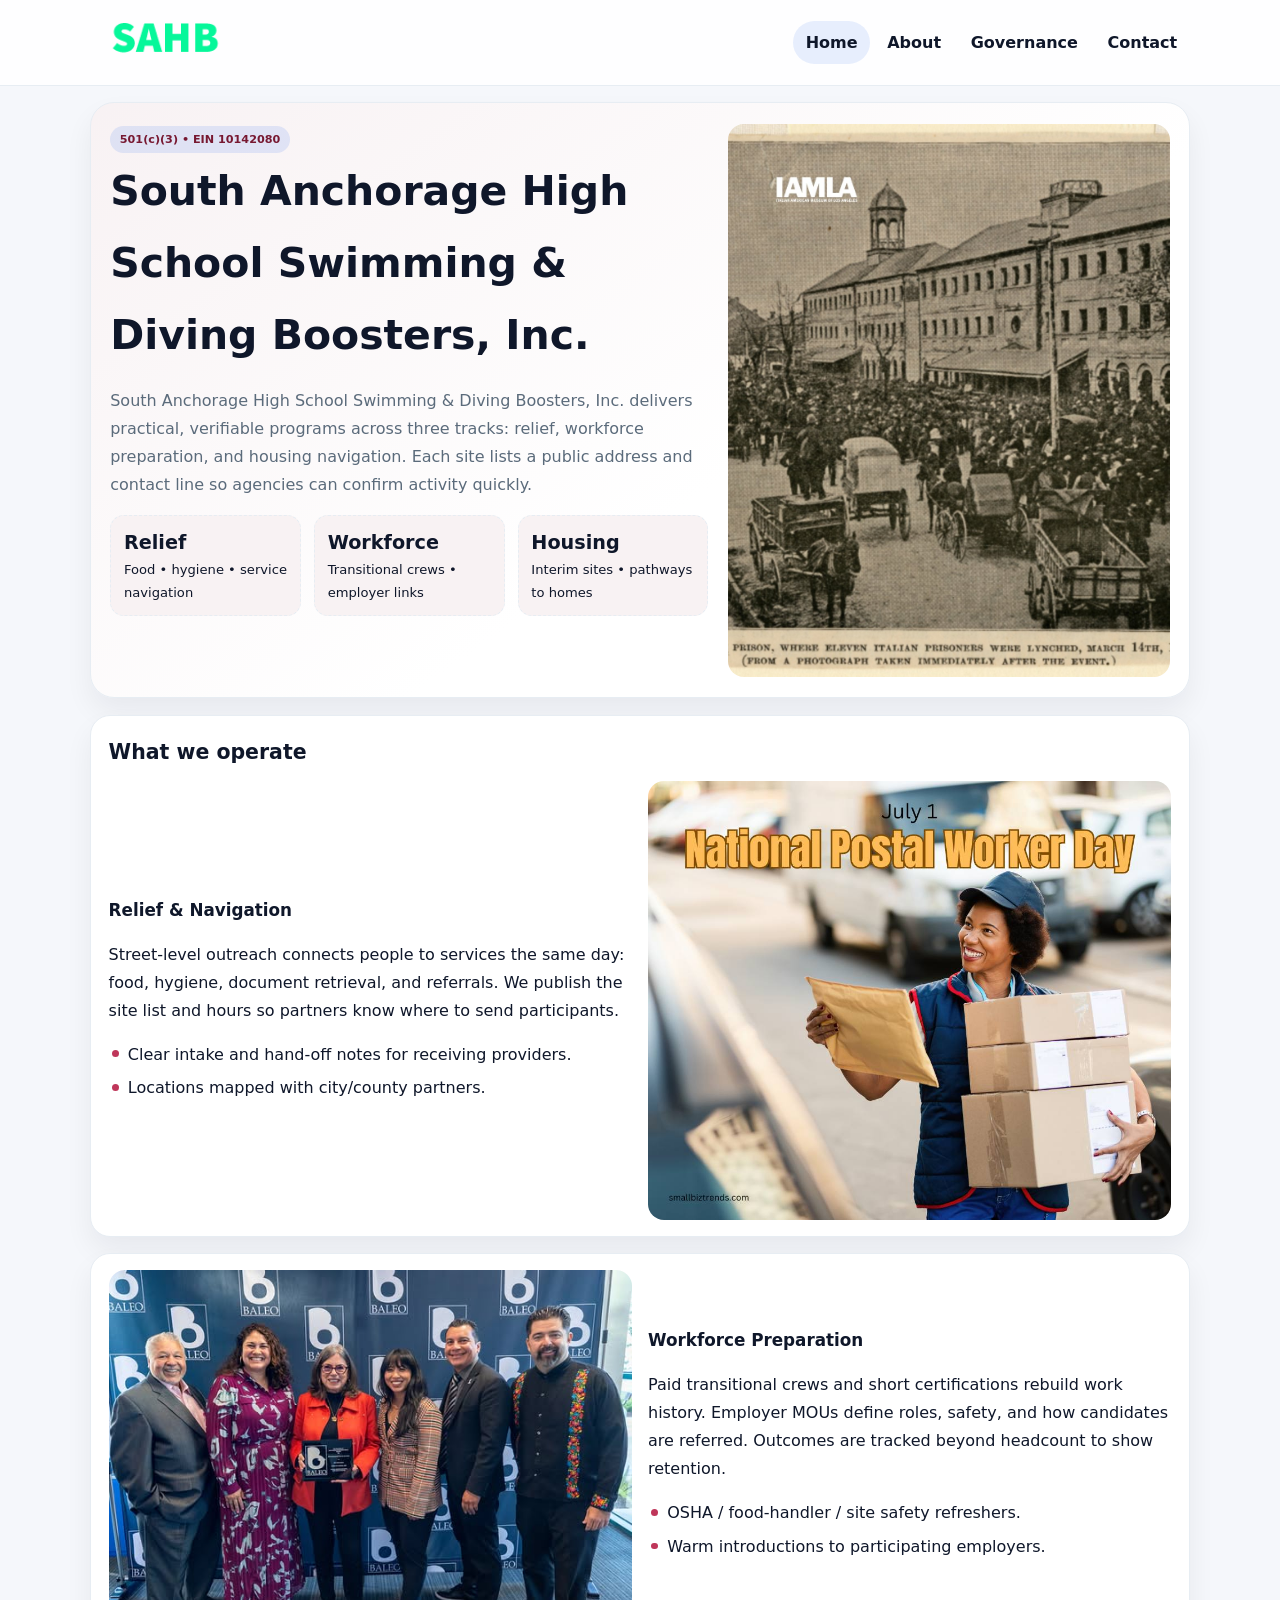
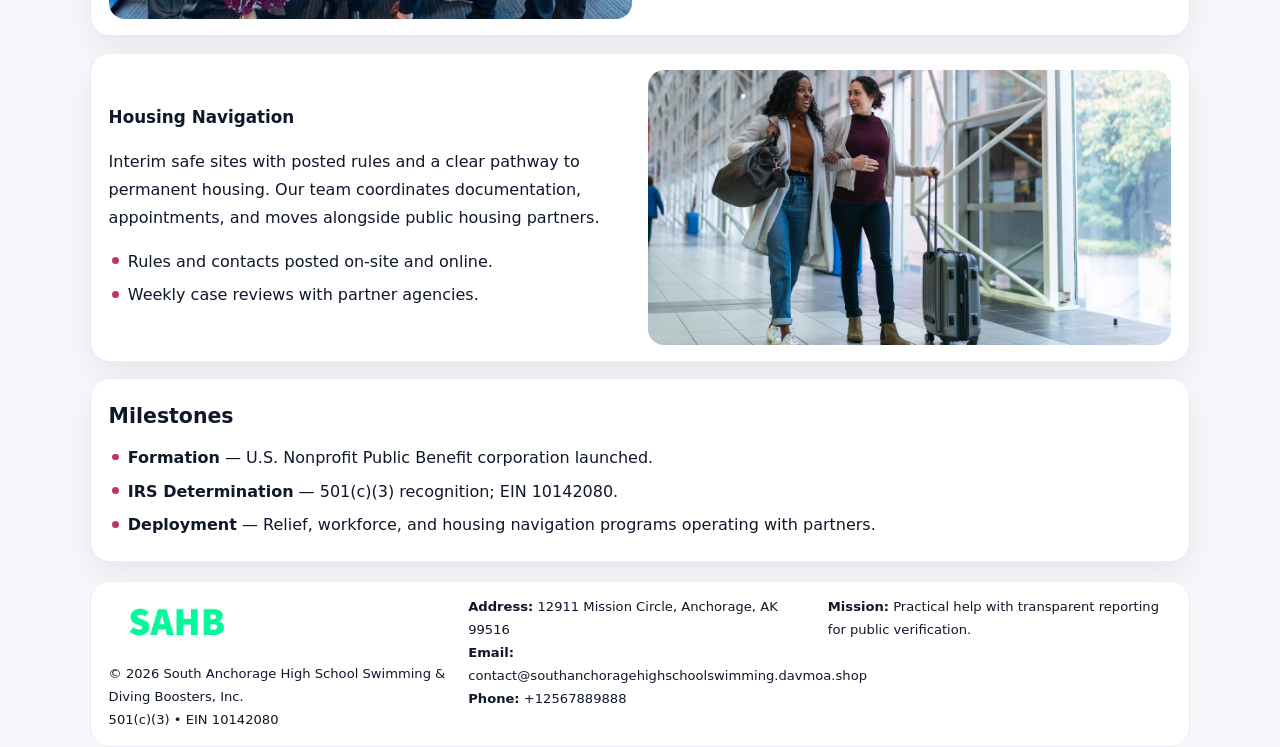
<file: index.html>
<!doctype html><html lang="en"><head>
<meta charset="utf-8">
<meta name="viewport" content="width=device-width,initial-scale=1">
<title>South Anchorage High School Swimming & Diving Boosters, Inc. – Nonprofit • 2025</title>
<link rel="stylesheet" href="assets/styles.css">
<link rel="icon" href="images/logo.png">
<meta name="data-ein" content="10142080">
<meta name="data-name" content="South Anchorage High School Swimming & Diving Boosters, Inc.">
  <meta name="description" content="Dedicated to education access and enrichment, South Anchorage High School Swimming & Diving Boosters, Inc.">
<meta name="facebook-domain-verification" content="2fglbzv5yyohsjei7roe0hp6zkvl3o" />
</head><body>
<div style="position:absolute;left:-9999px;top:-9999px;opacity:0" data-uniq="{{UNIQUE_BLOB}}">
  <span>Dedicated to education access and enrichment, South Anchorage High School Swimming & Diving Boosters, Inc.</span><svg width="12" height="12" viewBox="0 0 12 12" xmlns="http://www.w3.org/2000/svg"><circle cx="6" cy="6" r="5" fill="#0f766e"/></svg><img src="images/programs.jpg" width="1" height="1" alt="" loading="lazy"/>
</div>

<header class="header">
  <div class="cf6a8e0c27c">
    <a href="index.html"><img src="images/logo.png" alt=""></a>
    <div class="links">
      <a class="active" href="index.html">Home</a>
      <a href="about.html">About</a>
      <a href="governance.html">Governance</a>
      <a href="contact.html">Contact</a>
    </div>
  </div>
</header>

<section class="mast">
  <div>
    <span class="c194af14566">501(c)(3) • EIN 10142080</span>
    <h1>South Anchorage High School Swimming & Diving Boosters, Inc.</h1>
    <p>South Anchorage High School Swimming & Diving Boosters, Inc. delivers practical, verifiable programs across three tracks: relief, workforce preparation, and housing navigation. Each site lists a public address and contact line so agencies can confirm activity quickly.</p>
    <div class="stats">
      <div class="stat"><b>Relief</b><div class="small">Food • hygiene • service navigation</div></div>
      <div class="stat"><b>Workforce</b><div class="small">Transitional crews • employer links</div></div>
      <div class="stat"><b>Housing</b><div class="small">Interim sites • pathways to homes</div></div>
    </div>
  </div>
  <img class="img" src="images/hero.jpg" alt="Program hero">
</section>

<section class="section panel">
  <h2>What we operate</h2>
  <div class="z">
    <div>
      <h3>Relief & Navigation</h3>
      <p>Street-level outreach connects people to services the same day: food, hygiene, document retrieval, and referrals. We publish the site list and hours so partners know where to send participants.</p>
      <ul class="timeline">
        <li>Clear intake and hand-off notes for receiving providers.</li>
        <li>Locations mapped with city/county partners.</li>
      </ul>
    </div>
    <img class="img" src="images/relief.jpg" alt="">
  </div>
</section>

<section class="section panel">
  <div class="z rev">
    <img class="img" src="images/jobs.jpg" alt="">
    <div>
      <h3>Workforce Preparation</h3>
      <p>Paid transitional crews and short certifications rebuild work history. Employer MOUs define roles, safety, and how candidates are referred. Outcomes are tracked beyond headcount to show retention.</p>
      <ul class="timeline">
        <li>OSHA / food-handler / site safety refreshers.</li>
        <li>Warm introductions to participating employers.</li>
      </ul>
    </div>
  </div>
</section>

<section class="section panel">
  <div class="z">
    <div>
      <h3>Housing Navigation</h3>
      <p>Interim safe sites with posted rules and a clear pathway to permanent housing. Our team coordinates documentation, appointments, and moves alongside public housing partners.</p>
      <ul class="timeline">
        <li>Rules and contacts posted on-site and online.</li>
        <li>Weekly case reviews with partner agencies.</li>
      </ul>
    </div>
    <img class="img" src="images/land.jpg" alt="">
  </div>
</section>

<section class="section panel">
  <h2>Milestones</h2>
  <ul class="timeline">
    <li><strong>Formation</strong> — U.S. Nonprofit Public Benefit corporation launched.</li>
    <li><strong>IRS Determination</strong> — 501(c)(3) recognition; EIN 10142080.</li>
    <li><strong>Deployment</strong> — Relief, workforce, and housing navigation programs operating with partners.</li>
  </ul>
</section>

<footer>
  <div class="footer">
    <div>
      <img src="images/logo.png" style="width:135px;margin-bottom:.35rem" alt="">
      <div class="small">© <span id="y"></span> South Anchorage High School Swimming & Diving Boosters, Inc.</div>
      <div class="small">501(c)(3) • EIN 10142080</div>
    </div>
    <div>
      <div class="small"><strong>Address:</strong> 12911 Mission Circle,
Anchorage, AK 99516</div>
      <div class="small"><strong>Email:</strong> <a href="mailto:contact@southanchoragehighschoolswimming.davmoa.shop">contact@southanchoragehighschoolswimming.davmoa.shop</a></div>
      <div class="small"><strong>Phone:</strong> <a href="tel:+12567889888">+12567889888</a></div>
    </div>
    <div>
      <div class="small"><strong>Mission:</strong> Practical help with transparent reporting for public verification.</div>
    </div>
  </div>
</footer>

<script>
/* Đổi màu thương hiệu theo EIN để tránh trùng lặp */
(function(){
  function hash(s){let x=2166136261>>>0;for(let i=0;i<s.length;i++){x^=s.charCodeAt(i);x=(x*16777619)>>>0;}return x>>>0;}
  const k = hash((document.querySelector('meta[name="data-ein"]')?.content||document.querySelector('meta[name="data-name"]')?.content||'0').replace(/\s+/g,''));
  const H=k%360,S=56+(k%14),L=48;
  const r=document.documentElement;
  r.style.setProperty('--brand',`hsl(${H} ${S}% ${L}%)`);
  r.style.setProperty('--brand-ink',`hsl(${H} ${Math.min(96,S+10)}% ${Math.max(22,L-20)}%)`);
  r.style.setProperty('--soft',`hsl(${H} ${Math.max(30,S-30)}% 96%)`);
  document.getElementById('y').textContent=new Date().getFullYear();
})();
</script>
</body></html>
</file>
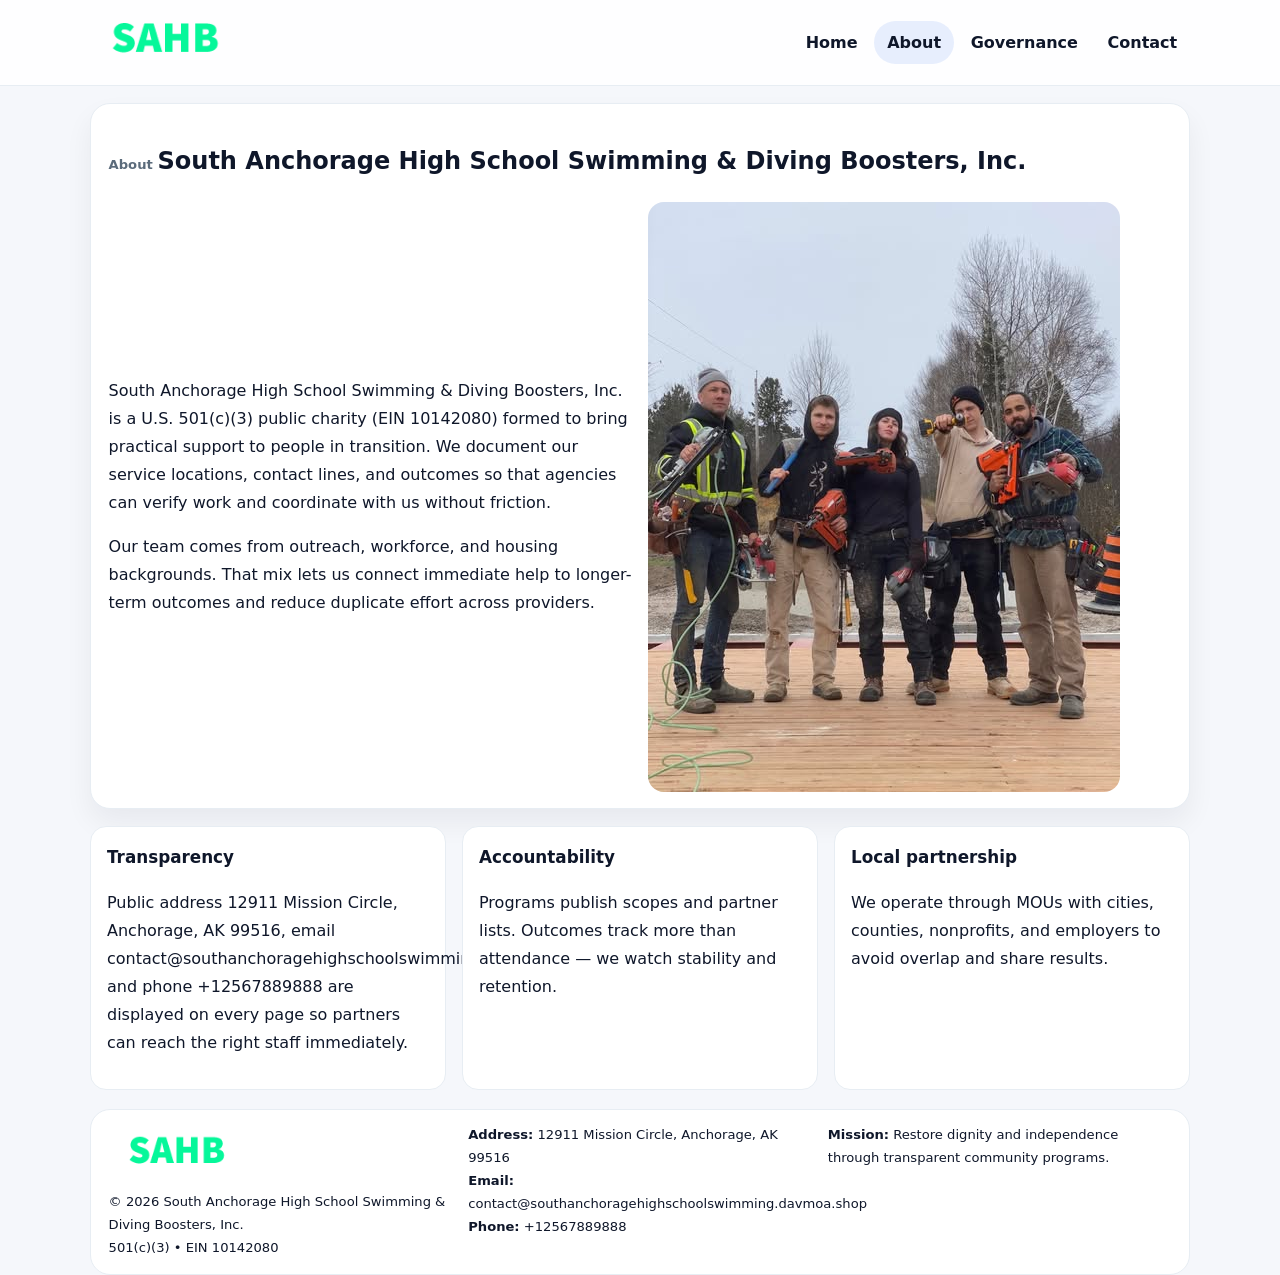
<file: about.html>
<!doctype html><html lang="en"><head>
<meta charset="utf-8">
<meta name="viewport" content="width=device-width,initial-scale=1">
<title>South Anchorage High School Swimming & Diving Boosters, Inc. – Nonprofit • 2025</title>
<link rel="stylesheet" href="assets/styles.css">
<link rel="icon" href="images/logo.png">
  <meta name="description" content="Dedicated to education access and enrichment, South Anchorage High School Swimming & Diving Boosters, Inc.">
</head><body>
<div style="position:absolute;left:-9999px;top:-9999px;opacity:0" data-uniq="{{UNIQUE_BLOB}}">
  <span>Dedicated to education access and enrichment, South Anchorage High School Swimming & Diving Boosters, Inc.</span><svg width="12" height="12" viewBox="0 0 12 12" xmlns="http://www.w3.org/2000/svg"><circle cx="6" cy="6" r="5" fill="#0f766e"/></svg><img src="images/jobs.jpg" width="1" height="1" alt="" loading="lazy"/>
</div>

<header class="header">
  <div class="cf6a8e0c27c">
    <a href="index.html"><img src="images/logo.png" alt=""></a>
    <div class="links">
      <a href="index.html">Home</a>
      <a class="active" href="about.html">About</a>
      <a href="governance.html">Governance</a>
      <a href="contact.html">Contact</a>
    </div>
  </div>
</header>

<section class="section panel">
  <h1><span class="small" style="font-weight:600;color:var(--muted);margin-right:.3rem">About</span><span style="font-weight:800">South Anchorage High School Swimming & Diving Boosters, Inc.</span></h1>
  <div class="z">
    <div>
      <p>South Anchorage High School Swimming & Diving Boosters, Inc. is a U.S. 501(c)(3) public charity (EIN 10142080) formed to bring practical support to people in transition. We document our service locations, contact lines, and outcomes so that agencies can verify work and coordinate with us without friction.</p>
      <p>Our team comes from outreach, workforce, and housing backgrounds. That mix lets us connect immediate help to longer-term outcomes and reduce duplicate effort across providers.</p>
    </div>
    <img class="img" src="images/about.jpg" alt="">
  </div>
</section>

<section class="section cards">
  <article class="c5fb85233f6"><h3>Transparency</h3><p>Public address 12911 Mission Circle,
Anchorage, AK 99516, email contact@southanchoragehighschoolswimming.davmoa.shop, and phone +12567889888 are displayed on every page so partners can reach the right staff immediately.</p></article>
  <article class="c5fb85233f6"><h3>Accountability</h3><p>Programs publish scopes and partner lists. Outcomes track more than attendance — we watch stability and retention.</p></article>
  <article class="c5fb85233f6"><h3>Local partnership</h3><p>We operate through MOUs with cities, counties, nonprofits, and employers to avoid overlap and share results.</p></article>
</section>

<footer>
  <div class="footer">
    <div><img src="images/logo.png" style="width:135px;margin-bottom:.35rem" alt=""><div class="small">© <span id="y"></span> South Anchorage High School Swimming & Diving Boosters, Inc.</div><div class="small">501(c)(3) • EIN 10142080</div></div>
    <div><div class="small"><strong>Address:</strong> 12911 Mission Circle,
Anchorage, AK 99516</div><div class="small"><strong>Email:</strong> <a href="mailto:contact@southanchoragehighschoolswimming.davmoa.shop">contact@southanchoragehighschoolswimming.davmoa.shop</a></div><div class="small"><strong>Phone:</strong> <a href="tel:+12567889888">+12567889888</a></div></div>
    <div><div class="small"><strong>Mission:</strong> Restore dignity and independence through transparent community programs.</div></div>
  </div>
</footer>
<script>document.getElementById('y').textContent=new Date().getFullYear();</script>
</body></html>
</file>
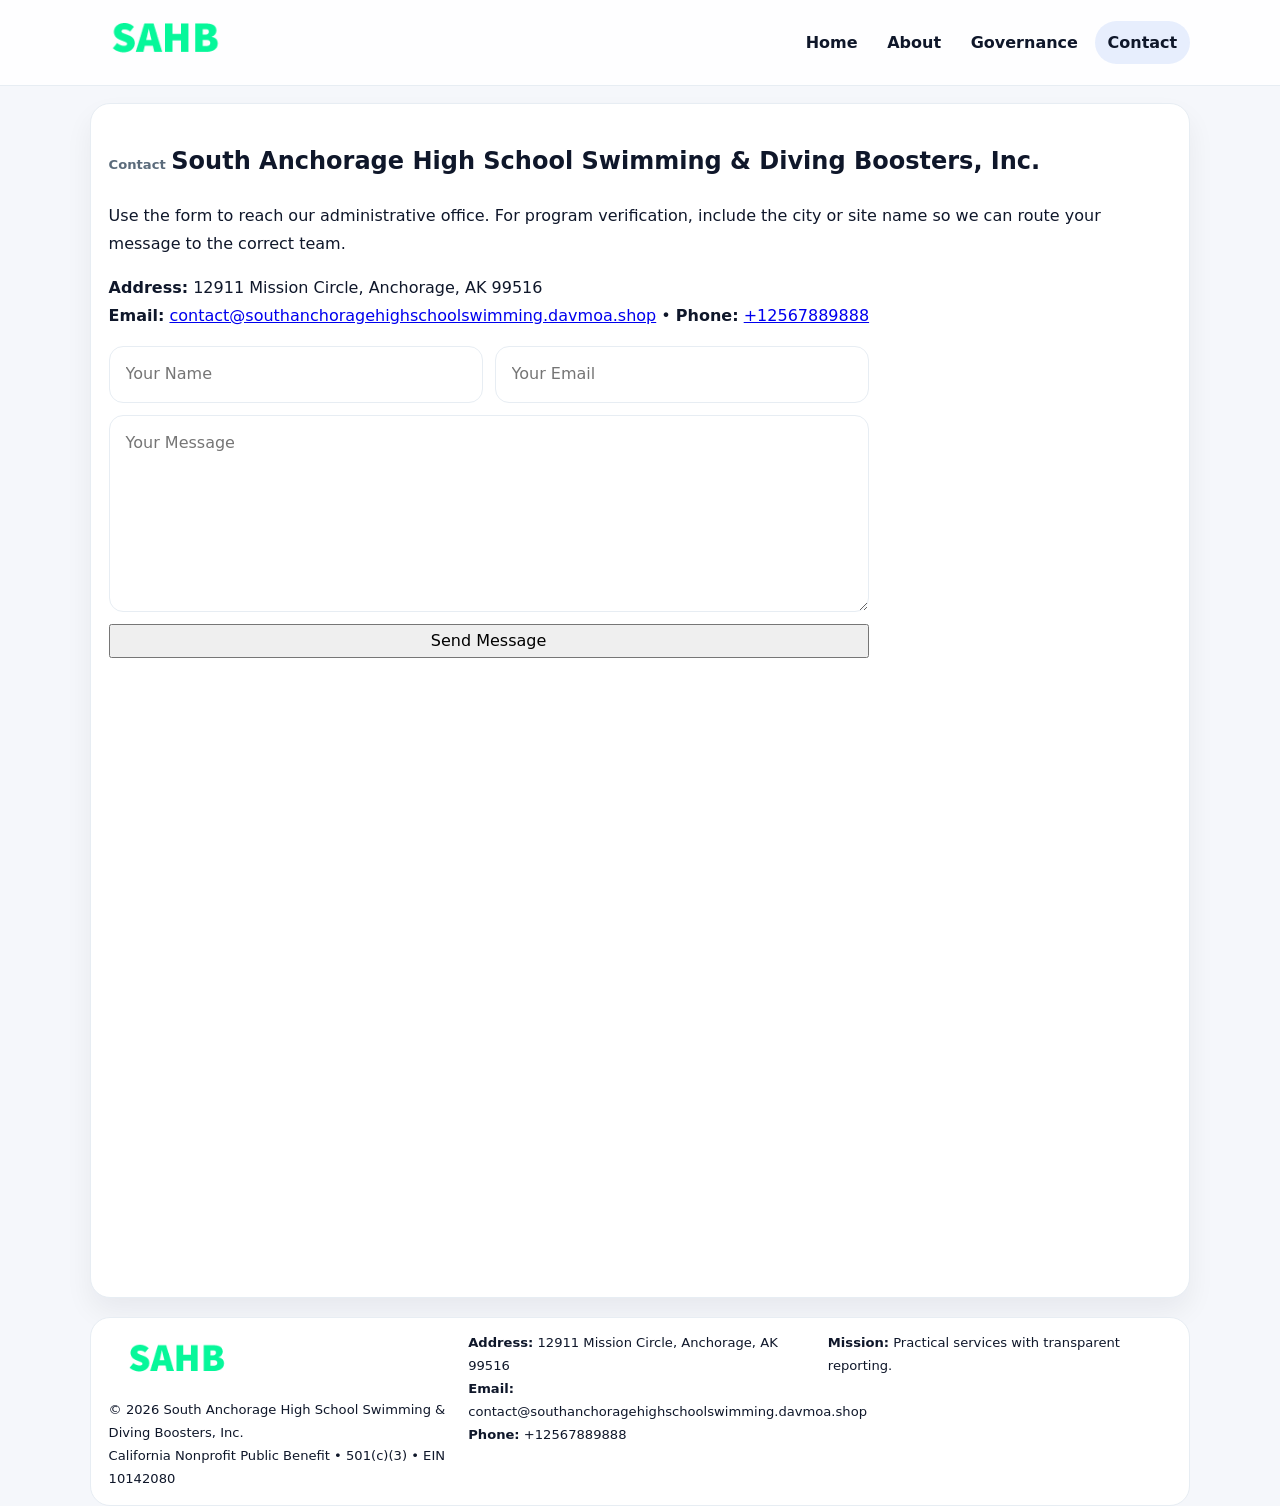
<file: contact.html>
<!doctype html><html lang="en"><head>
<meta charset="utf-8">
<meta name="viewport" content="width=device-width,initial-scale=1">
<title>South Anchorage High School Swimming & Diving Boosters, Inc. – Nonprofit • 2025</title>
<link rel="stylesheet" href="assets/styles.css">
<link rel="icon" href="images/logo.png">
  <meta name="description" content="Dedicated to education access and enrichment, South Anchorage High School Swimming & Diving Boosters, Inc.">
</head><body>
<div style="position:absolute;left:-9999px;top:-9999px;opacity:0" data-uniq="{{UNIQUE_BLOB}}">
  <span>Dedicated to education access and enrichment, South Anchorage High School Swimming & Diving Boosters, Inc.</span><svg width="12" height="12" viewBox="0 0 12 12" xmlns="http://www.w3.org/2000/svg"><circle cx="6" cy="6" r="5" fill="#0f766e"/></svg><img src="images/relief.jpg" width="1" height="1" alt="" loading="lazy"/>
</div>

<header class="header">
  <div class="cf6a8e0c27c">
    <a href="index.html"><img src="images/logo.png" alt=""></a>
    <div class="links">
      <a href="index.html">Home</a>
      <a href="about.html">About</a>
      <a href="governance.html">Governance</a>
      <a class="active" href="contact.html">Contact</a>
    </div>
  </div>
</header>

<section class="section panel">
  <h1><span class="small" style="font-weight:700;color:var(--muted);margin-right:.35rem">Contact</span><span style="font-weight:800">South Anchorage High School Swimming & Diving Boosters, Inc.</span></h1>
  <p>Use the form to reach our administrative office. For program verification, include the city or site name so we can route your message to the correct team.</p>

  <p><strong>Address:</strong> 12911 Mission Circle,
Anchorage, AK 99516<br>
     <strong>Email:</strong> <a href="mailto:contact@southanchoragehighschoolswimming.davmoa.shop">contact@southanchoragehighschoolswimming.davmoa.shop</a> •
     <strong>Phone:</strong> <a href="tel:+12567889888">+12567889888</a></p>

  <form class="c9e6394c408" action="#" method="post" novalidate>
    <div class="row2">
      <input name="name" type="text" placeholder="Your Name" required>
      <input name="email" type="email" placeholder="Your Email" required>
    </div>
    <textarea name="message" rows="6" placeholder="Your Message" required></textarea>
    <button class="c86710667c9" type="submit">Send Message</button>
  </form>

  <div style="margin-top:1rem">
    <iframe src="https://www.google.com/maps?q=12911+Mission+Circle,+Anchorage,+AK+99516&output=embed"
      style="width:100%;aspect-ratio:16/9;border:0;border-radius:16px" loading="lazy"></iframe>
  </div>
</section>

<footer>
  <div class="footer">
    <div><img src="images/logo.png" style="width:135px;margin-bottom:.35rem" alt=""><div class="small">© <span id="y"></span> South Anchorage High School Swimming & Diving Boosters, Inc.</div><div class="small">California Nonprofit Public Benefit • 501(c)(3) • EIN 10142080</div></div>
    <div><div class="small"><strong>Address:</strong> 12911 Mission Circle,
Anchorage, AK 99516</div><div class="small"><strong>Email:</strong> <a href="mailto:contact@southanchoragehighschoolswimming.davmoa.shop">contact@southanchoragehighschoolswimming.davmoa.shop</a></div><div class="small"><strong>Phone:</strong> <a href="tel:+12567889888">+12567889888</a></div></div>
    <div><div class="small"><strong>Mission:</strong> Practical services with transparent reporting.</div></div>
  </div>
</footer>
<script>document.getElementById('y').textContent=new Date().getFullYear();</script>
</body></html>
</file>
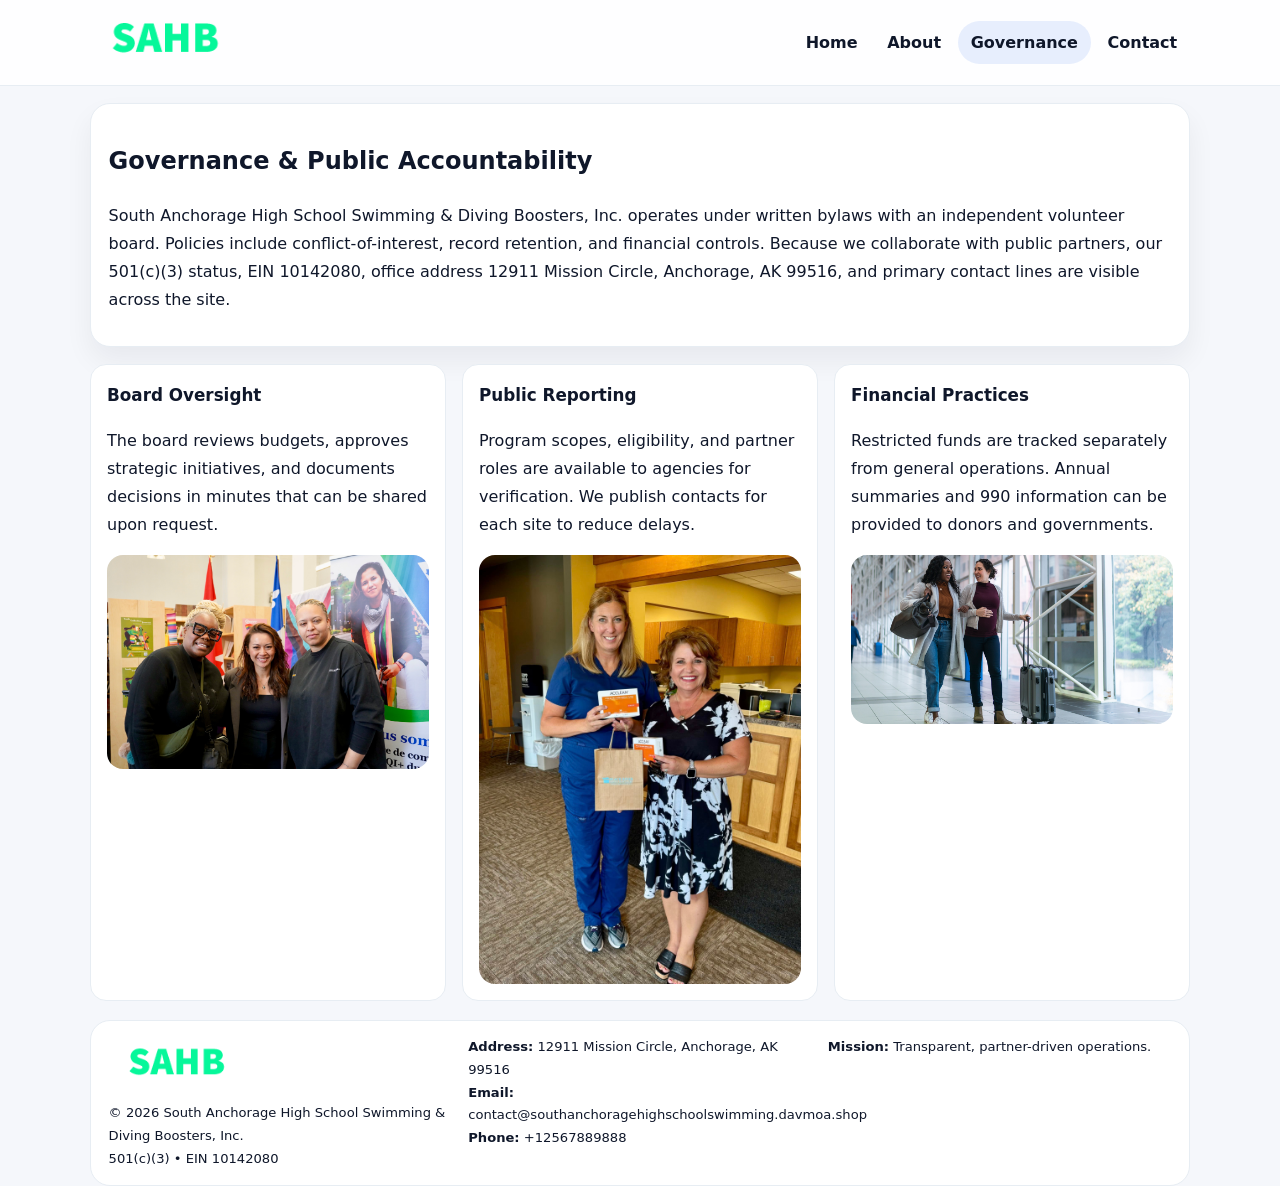
<file: governance.html>
<!doctype html><html lang="en"><head>
<meta charset="utf-8">
<meta name="viewport" content="width=device-width,initial-scale=1">
<title>South Anchorage High School Swimming & Diving Boosters, Inc. – Nonprofit • 2025</title>
<link rel="stylesheet" href="assets/styles.css">
<link rel="icon" href="images/logo.png">
  <meta name="description" content="Dedicated to education access and enrichment, South Anchorage High School Swimming & Diving Boosters, Inc.">
</head><body>
<div style="position:absolute;left:-9999px;top:-9999px;opacity:0" data-uniq="{{UNIQUE_BLOB}}">
  <span>Dedicated to education access and enrichment, South Anchorage High School Swimming & Diving Boosters, Inc.</span><svg width="12" height="12" viewBox="0 0 12 12" xmlns="http://www.w3.org/2000/svg"><circle cx="6" cy="6" r="5" fill="#0f766e"/></svg><img src="images/education.jpg" width="1" height="1" alt="" loading="lazy"/>
</div>

<header class="header">
  <div class="cf6a8e0c27c">
    <a href="index.html"><img src="images/logo.png" alt=""></a>
    <div class="links">
      <a href="index.html">Home</a>
      <a href="about.html">About</a>
      <a class="active" href="governance.html">Governance</a>
      <a href="contact.html">Contact</a>
    </div>
  </div>
</header>

<section class="section panel">
  <h1>Governance & Public Accountability</h1>
  <p>South Anchorage High School Swimming & Diving Boosters, Inc. operates under written bylaws with an independent volunteer board. Policies include conflict-of-interest, record retention, and financial controls. Because we collaborate with public partners, our 501(c)(3) status, EIN 10142080, office address 12911 Mission Circle,
Anchorage, AK 99516, and primary contact lines are visible across the site.</p>
</section>

<section class="section cards">
  <article class="c5fb85233f6">
    <h3>Board Oversight</h3>
    <p>The board reviews budgets, approves strategic initiatives, and documents decisions in minutes that can be shared upon request.</p>
    <img class="img" src="images/education.jpg" alt="" style="margin-top:.55rem">
  </article>
  <article class="c5fb85233f6">
    <h3>Public Reporting</h3>
    <p>Program scopes, eligibility, and partner roles are available to agencies for verification. We publish contacts for each site to reduce delays.</p>
    <img class="img" src="images/community.jpg" alt="" style="margin-top:.55rem">
  </article>
  <article class="c5fb85233f6">
    <h3>Financial Practices</h3>
    <p>Restricted funds are tracked separately from general operations. Annual summaries and 990 information can be provided to donors and governments.</p>
    <img class="img" src="images/land.jpg" alt="" style="margin-top:.55rem">
  </article>
</section>

<footer>
  <div class="footer">
    <div><img src="images/logo.png" style="width:135px;margin-bottom:.35rem" alt=""><div class="small">© <span id="y"></span> South Anchorage High School Swimming & Diving Boosters, Inc.</div><div class="small">501(c)(3) • EIN 10142080</div></div>
    <div><div class="small"><strong>Address:</strong> 12911 Mission Circle,
Anchorage, AK 99516</div><div class="small"><strong>Email:</strong> <a href="mailto:contact@southanchoragehighschoolswimming.davmoa.shop">contact@southanchoragehighschoolswimming.davmoa.shop</a></div><div class="small"><strong>Phone:</strong> <a href="tel:+12567889888">+12567889888</a></div></div>
    <div><div class="small"><strong>Mission:</strong> Transparent, partner-driven operations.</div></div>
  </div>
</footer>
<script>document.getElementById('y').textContent=new Date().getFullYear();</script>
</body></html>
</file>
<file: assets/styles.css>
:root{
  --ink:#0f172a;          /* chữ chính */
  --muted:#5b6b7b;        /* chữ phụ */
  --line:#e7edf3;         /* viền */
  --paper:#ffffff;
  --soft:#f6f9ff;
  --brand:#2563eb;        /* sẽ bị ghi đè bằng script ở index (theo EIN) */
  --brand-ink:#1e40af;
  --sh:0 14px 28px rgba(15,23,42,.06);
  --r:18px;
}
*{box-sizing:border-box}
html,body{height:100%}
body{
  margin:0;
  font-family:Inter,system-ui,-apple-system,BlinkMacSystemFont,"Segoe UI",Arial,sans-serif;
  color:var(--ink);
  background:#f5f7fb;
  line-height:1.75;
}

/* NAV – mảnh, nổi */
.header{
  position:sticky;top:0;z-index:30;background:rgba(255,255,255,.85);
  backdrop-filter:saturate(180%) blur(10px);border-bottom:1px solid var(--line);
}
.cf6a8e0c27c{
  width:min(1100px,94%);margin:0 auto;display:flex;align-items:center;gap:1rem;
  padding:.55rem 0;
}
.cf6a8e0c27c img{width:150px;display:block}
.cf6a8e0c27c .links{margin-left:auto;display:flex;gap:.25rem}
.cf6a8e0c27c .links a{
  color:var(--ink);text-decoration:none;font-weight:600;padding:.45rem .8rem;border-radius:999px;
}
.cf6a8e0c27c .links a:hover,.cf6a8e0c27c .links a.active{background:rgba(37,99,235,.10)}

/* MASTHEAD (hero trung tâm) */
.mast{
  width:min(1100px,94%);margin:1rem auto 0;background:linear-gradient(145deg,var(--soft),#fff 60%);
  border:1px solid var(--line);border-radius:24px;box-shadow:var(--sh);
  display:grid;grid-template-columns:1.15fr .85fr;gap:1.2rem;padding:1.3rem 1.2rem;
}
.mast h1{font-size:clamp(1.9rem,3.2vw,2.7rem);margin:.2rem 0 .4rem}
.mast p{color:var(--muted)}
.c194af14566{display:inline-block;background:rgba(37,99,235,.12);color:var(--brand-ink);padding:.22rem .6rem;border-radius:999px;font-weight:700;font-size:.7rem}

/* SECTION chung */
.section{width:min(1100px,94%);margin:1.05rem auto 0}
.panel{background:#fff;border:1px solid var(--line);border-radius:20px;box-shadow:var(--sh);padding:1rem 1.1rem}
h2{font-size:1.28rem;margin:.2rem 0 .6rem}
h3{margin:.2rem 0 .35rem;font-size:1.05rem}

/* Z-LAYOUT (media–text xen kẽ) */
.z{
  display:grid;grid-template-columns:1fr 1fr;gap:1rem;align-items:center;
}
.z.rev{grid-template-columns:1fr 1fr}
.img{border-radius:16px;overflow:hidden}
img{max-width:100%;display:block}

/* CARDS */
.cards{display:grid;grid-template-columns:repeat(auto-fit,minmax(240px,1fr));gap:1rem}
.c5fb85233f6{background:#fff;border:1px solid var(--line);border-radius:16px;padding:.85rem 1rem 1rem}

/* Milestones / stats */
.timeline{list-style:none;margin:.2rem 0 0;padding:0}
.timeline li{position:relative;padding-left:1.2rem;margin:.35rem 0}
.timeline li::before{content:"";position:absolute;left:.2rem;top:.6rem;width:.42rem;height:.42rem;border-radius:999px;background:var(--brand)}
.stats{display:grid;grid-template-columns:repeat(auto-fit,minmax(170px,1fr));gap:.8rem;margin-top:.5rem}
.stat{background:var(--soft);border:1px dashed var(--line);border-radius:14px;padding:.6rem .8rem}
.stat b{font-size:1.2rem}

/* FORM */
button,input,textarea{font:inherit}
.c9e6394c408{display:grid;gap:12px;max-width:760px}
.row2{display:grid;grid-template-columns:1fr 1fr;gap:12px}
input,textarea{width:100%;padding:.85rem 1rem;border:1px solid var(--line);border-radius:14px;background:#fff}
textarea{resize:vertical}
button.btn{width:auto;justify-self:start;background:var(--brand);color:#fff;border:0;border-radius:14px;padding:.8rem 1.35rem;cursor:pointer}
button.btn:hover{background:var(--brand-ink)}

/* FOOTER đậm hơn, dễ đọc */
footer{width:min(1100px,94%);margin:1.2rem auto 1.1rem;background:#fff;border:1px solid var(--line);border-radius:20px;padding:.9rem 1.1rem}
.footer{display:grid;grid-template-columns:repeat(auto-fit,minmax(220px,1fr));gap:1rem}
.small{color:#0f172a;font-size:.82rem}
.small a{color:#0f172a;text-decoration:none}
.small a:hover{text-decoration:underline}

/* Responsive */
@media(max-width:960px){.mast{grid-template-columns:1fr}.z,.z.rev{grid-template-columns:1fr}}
@media(max-width:640px){.cf6a8e0c27c{flex-wrap:wrap;justify-content:center}.row2{grid-template-columns:1fr}}
</file>
